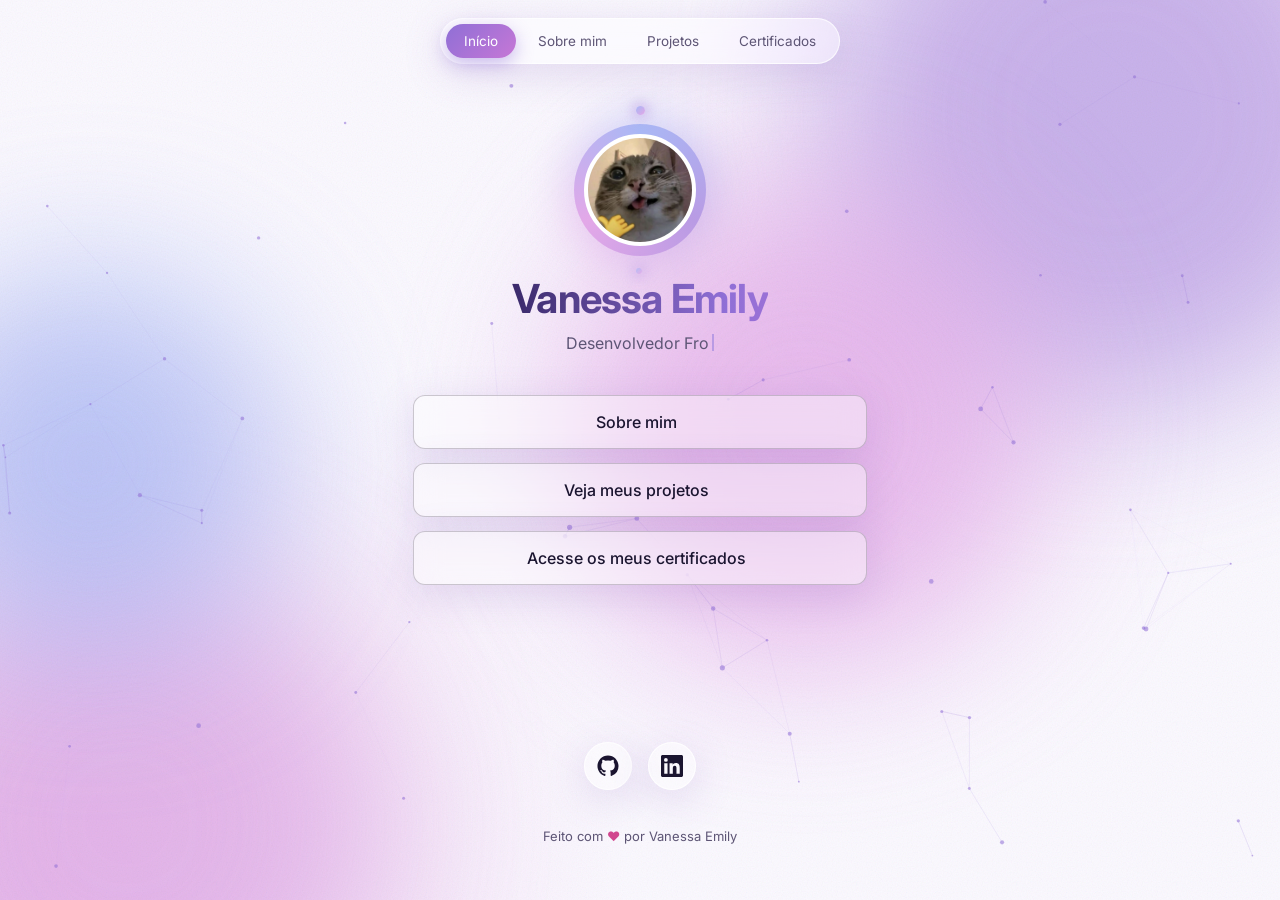
<file: index.html>
<!DOCTYPE html>
<html lang="pt-BR">
<head>
  <meta charset="UTF-8">
  <meta name="viewport" content="width=device-width, initial-scale=1, viewport-fit=cover">
  <meta name="theme-color" content="#b99be4">
  <meta name="description" content="Portfólio de Vanessa Emily, Desenvolvedor Front-end no Programa Trilhas.">
  <title>Início | Vanessa Emily · Front-end</title>
  <link rel="preconnect" href="https://fonts.googleapis.com">
  <link rel="preconnect" href="https://fonts.gstatic.com" crossorigin>
  <link href="https://fonts.googleapis.com/css2?family=Inter:wght@400;500;600;700&display=swap" rel="stylesheet">
  <link rel="stylesheet" href="style.css">
  <script>document.documentElement.classList.add('js')</script>
</head>
<body>
  <div class="bg" aria-hidden="true"><div class="blob b1"><i></i></div><div class="blob b2"><i></i></div><div class="blob b3"><i></i></div><div class="blob b4"><i></i></div><div class="grain"></div></div>
  <div class="glow" aria-hidden="true"></div>
  <div class="progress" aria-hidden="true"></div>
  <nav class="nav" aria-label="Principal">
    <a href="index.html" aria-current="page">Início</a>
    <a href="sobre.html">Sobre mim</a>
    <a href="projetos.html">Projetos</a>
    <a href="https://drive.google.com/drive/folders/1iYDU3GMTuLk6UErk83yv3GaOYVelMOwh?usp=sharing" target="_blank" rel="noopener">Certificados</a>
  </nav>
  <main class="container">
    <section class="perfil" data-anim style="--i:0">
      <div class="avatar"><span class="orbit" aria-hidden="true"><i></i><i></i></span><img src="img/foto.png" alt="Foto de perfil de Vanessa Emily"></div>
      <h1 class="nome">Vanessa Emily</h1>
      <p class="descricao" data-typing>Desenvolvedor Front-end no Programa Trilhas</p>
    </section>
    <div class="botoes">
      <a class="botao" data-anim style="--i:1" href="sobre.html">Sobre mim</a>
      <a class="botao" data-anim style="--i:2" href="projetos.html">Veja meus projetos</a>
      <a class="botao" data-anim style="--i:3" href="https://drive.google.com/drive/folders/1iYDU3GMTuLk6UErk83yv3GaOYVelMOwh?usp=sharing" target="_blank" rel="noopener">Acesse os meus certificados</a>
    </div>
    <div class="redes" data-anim style="--i:4">
      <a href="https://github.com/vanessaemily-dev" target="_blank" rel="noopener" aria-label="GitHub"><svg viewBox="0 0 24 24" aria-hidden="true"><path d="M12 .5C5.65.5.5 5.65.5 12c0 5.08 3.29 9.39 7.86 10.91.58.1.79-.25.79-.56v-2c-3.2.7-3.88-1.54-3.88-1.54-.52-1.33-1.28-1.69-1.28-1.69-1.04-.71.08-.7.08-.7 1.15.08 1.76 1.19 1.76 1.19 1.03 1.76 2.69 1.25 3.35.96.1-.74.4-1.25.73-1.54-2.55-.29-5.24-1.28-5.24-5.69 0-1.26.45-2.28 1.19-3.09-.12-.29-.52-1.46.11-3.05 0 0 .97-.31 3.17 1.18a11 11 0 0 1 5.77 0c2.2-1.49 3.17-1.18 3.17-1.18.63 1.59.23 2.76.11 3.05.74.81 1.19 1.83 1.19 3.09 0 4.42-2.7 5.4-5.27 5.68.41.36.78 1.06.78 2.14v3.17c0 .31.21.67.8.56A11.5 11.5 0 0 0 23.5 12C23.5 5.65 18.35.5 12 .5z"/></svg></a>
      <a href="https://www.linkedin.com/" target="_blank" rel="noopener" aria-label="LinkedIn"><svg viewBox="0 0 24 24" aria-hidden="true"><path d="M20.45 20.45h-3.56v-5.57c0-1.33-.03-3.04-1.85-3.04-1.86 0-2.14 1.45-2.14 2.94v5.67H9.34V9h3.41v1.56h.05c.48-.9 1.64-1.85 3.37-1.85 3.6 0 4.27 2.37 4.27 5.45v6.29zM5.34 7.43a2.06 2.06 0 1 1 0-4.12 2.06 2.06 0 0 1 0 4.12zM7.12 20.45H3.56V9h3.56v11.45zM22.22 0H1.77C.79 0 0 .77 0 1.73v20.54C0 23.23.79 24 1.77 24h20.45c.98 0 1.78-.77 1.78-1.73V1.73C24 .77 23.2 0 22.22 0z"/></svg></a>
    </div>
    <footer data-anim style="--i:5">Feito com <b>❤</b> por Vanessa Emily</footer>
  </main>
  <script src="main.js" defer></script>
</body>
</html>
</file>
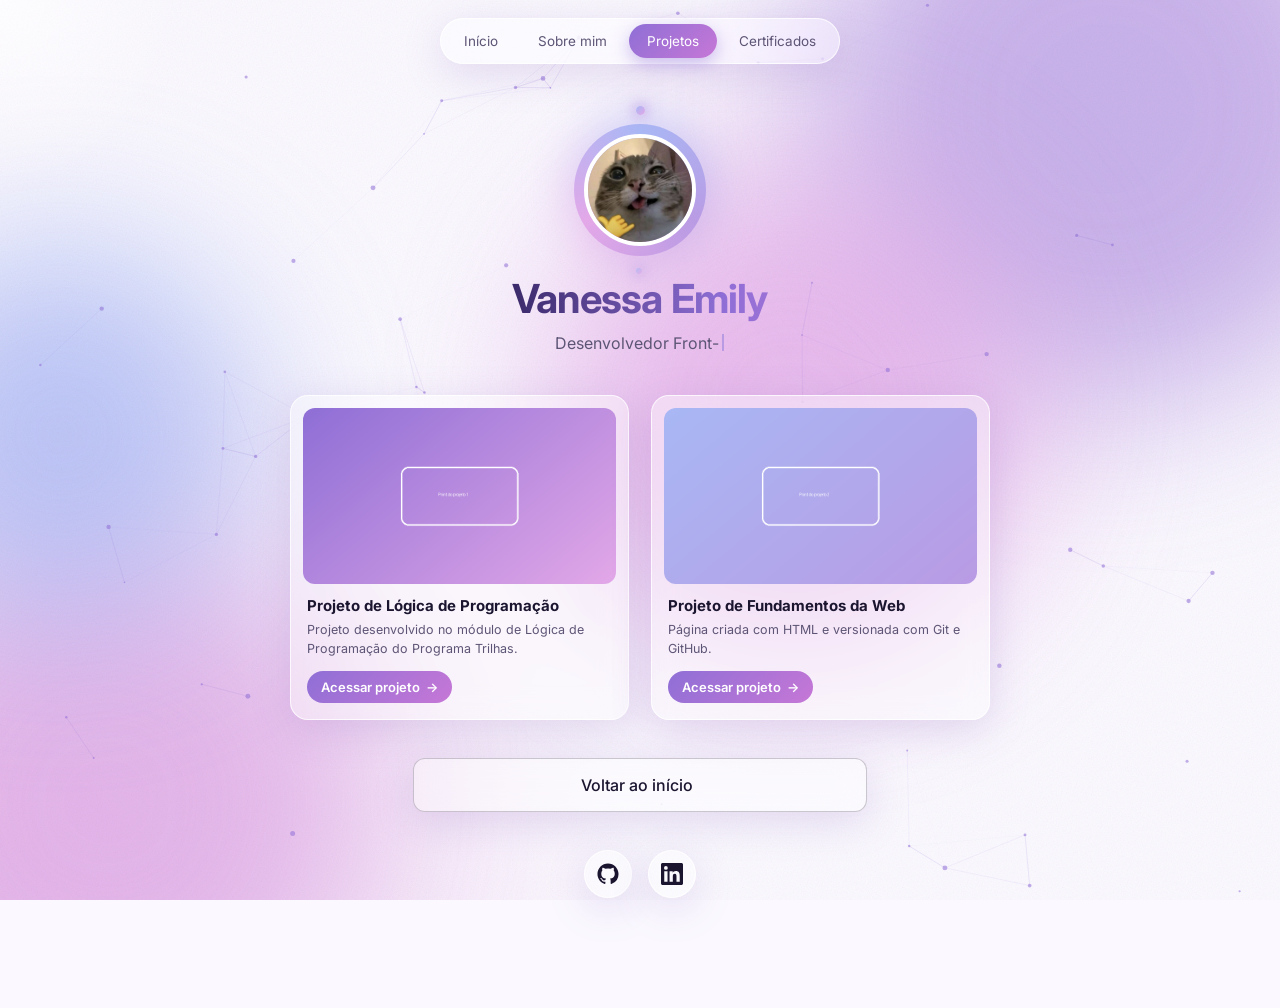
<file: projetos.html>
<!DOCTYPE html>
<html lang="pt-BR">
<head>
  <meta charset="UTF-8">
  <meta name="viewport" content="width=device-width, initial-scale=1, viewport-fit=cover">
  <meta name="theme-color" content="#b99be4">
  <meta name="description" content="Portfólio de Vanessa Emily, Desenvolvedor Front-end no Programa Trilhas.">
  <title>Projetos | Vanessa Emily · Front-end</title>
  <link rel="preconnect" href="https://fonts.googleapis.com">
  <link rel="preconnect" href="https://fonts.gstatic.com" crossorigin>
  <link href="https://fonts.googleapis.com/css2?family=Inter:wght@400;500;600;700&display=swap" rel="stylesheet">
  <link rel="stylesheet" href="style.css">
  <script>document.documentElement.classList.add('js')</script>
</head>
<body>
  <div class="bg" aria-hidden="true"><div class="blob b1"><i></i></div><div class="blob b2"><i></i></div><div class="blob b3"><i></i></div><div class="blob b4"><i></i></div><div class="grain"></div></div>
  <div class="glow" aria-hidden="true"></div>
  <div class="progress" aria-hidden="true"></div>
  <nav class="nav" aria-label="Principal">
    <a href="index.html">Início</a>
    <a href="sobre.html">Sobre mim</a>
    <a href="projetos.html" aria-current="page">Projetos</a>
    <a href="https://drive.google.com/drive/folders/1iYDU3GMTuLk6UErk83yv3GaOYVelMOwh?usp=sharing" target="_blank" rel="noopener">Certificados</a>
  </nav>
  <main class="container">
    <section class="perfil" data-anim style="--i:0">
      <div class="avatar"><span class="orbit" aria-hidden="true"><i></i><i></i></span><img src="img/foto.png" alt="Foto de perfil de Vanessa Emily"></div>
      <h1 class="nome">Vanessa Emily</h1>
      <p class="descricao" data-typing>Desenvolvedor Front-end no Programa Trilhas</p>
    </section>
    <section class="projetos" aria-label="Meus projetos">
      <article class="card reveal" style="--d:0">
        <div class="thumb"><img src="img/projeto-1.png" alt="Captura de tela do projeto Projeto de Lógica de Programação"></div>
        <h3>Projeto de Lógica de Programação</h3><p>Projeto desenvolvido no módulo de Lógica de Programação do Programa Trilhas.</p>
        <a class="ver" href="https://github.com/vanessaemily-dev" target="_blank" rel="noopener">Acessar projeto <span>→</span></a>
      </article>
      <article class="card reveal" style="--d:1">
        <div class="thumb"><img src="img/projeto-2.png" alt="Captura de tela do projeto de Fundamentos da Web"></div>
        <h3>Projeto de Fundamentos da Web</h3><p>Página criada com HTML e versionada com Git e GitHub.</p>
        <a class="ver" href="https://github.com/vanessaemily-dev" target="_blank" rel="noopener">Acessar projeto <span>→</span></a>
      </article>
    </section>
    <a class="botao voltar" data-anim style="--i:1" href="index.html">Voltar ao início</a>
    <div class="redes" data-anim style="--i:2">
      <a href="https://github.com/vanessaemily-dev" target="_blank" rel="noopener" aria-label="GitHub"><svg viewBox="0 0 24 24" aria-hidden="true"><path d="M12 .5C5.65.5.5 5.65.5 12c0 5.08 3.29 9.39 7.86 10.91.58.1.79-.25.79-.56v-2c-3.2.7-3.88-1.54-3.88-1.54-.52-1.33-1.28-1.69-1.28-1.69-1.04-.71.08-.7.08-.7 1.15.08 1.76 1.19 1.76 1.19 1.03 1.76 2.69 1.25 3.35.96.1-.74.4-1.25.73-1.54-2.55-.29-5.24-1.28-5.24-5.69 0-1.26.45-2.28 1.19-3.09-.12-.29-.52-1.46.11-3.05 0 0 .97-.31 3.17 1.18a11 11 0 0 1 5.77 0c2.2-1.49 3.17-1.18 3.17-1.18.63 1.59.23 2.76.11 3.05.74.81 1.19 1.83 1.19 3.09 0 4.42-2.7 5.4-5.27 5.68.41.36.78 1.06.78 2.14v3.17c0 .31.21.67.8.56A11.5 11.5 0 0 0 23.5 12C23.5 5.65 18.35.5 12 .5z"/></svg></a>
      <a href="https://www.linkedin.com/" target="_blank" rel="noopener" aria-label="LinkedIn"><svg viewBox="0 0 24 24" aria-hidden="true"><path d="M20.45 20.45h-3.56v-5.57c0-1.33-.03-3.04-1.85-3.04-1.86 0-2.14 1.45-2.14 2.94v5.67H9.34V9h3.41v1.56h.05c.48-.9 1.64-1.85 3.37-1.85 3.6 0 4.27 2.37 4.27 5.45v6.29zM5.34 7.43a2.06 2.06 0 1 1 0-4.12 2.06 2.06 0 0 1 0 4.12zM7.12 20.45H3.56V9h3.56v11.45zM22.22 0H1.77C.79 0 0 .77 0 1.73v20.54C0 23.23.79 24 1.77 24h20.45c.98 0 1.78-.77 1.78-1.73V1.73C24 .77 23.2 0 22.22 0z"/></svg></a>
    </div>
    <footer data-anim style="--i:3">Feito com <b>❤</b> por Vanessa Emily</footer>
  </main>
  <script src="main.js" defer></script>
</body>
</html>
</file>
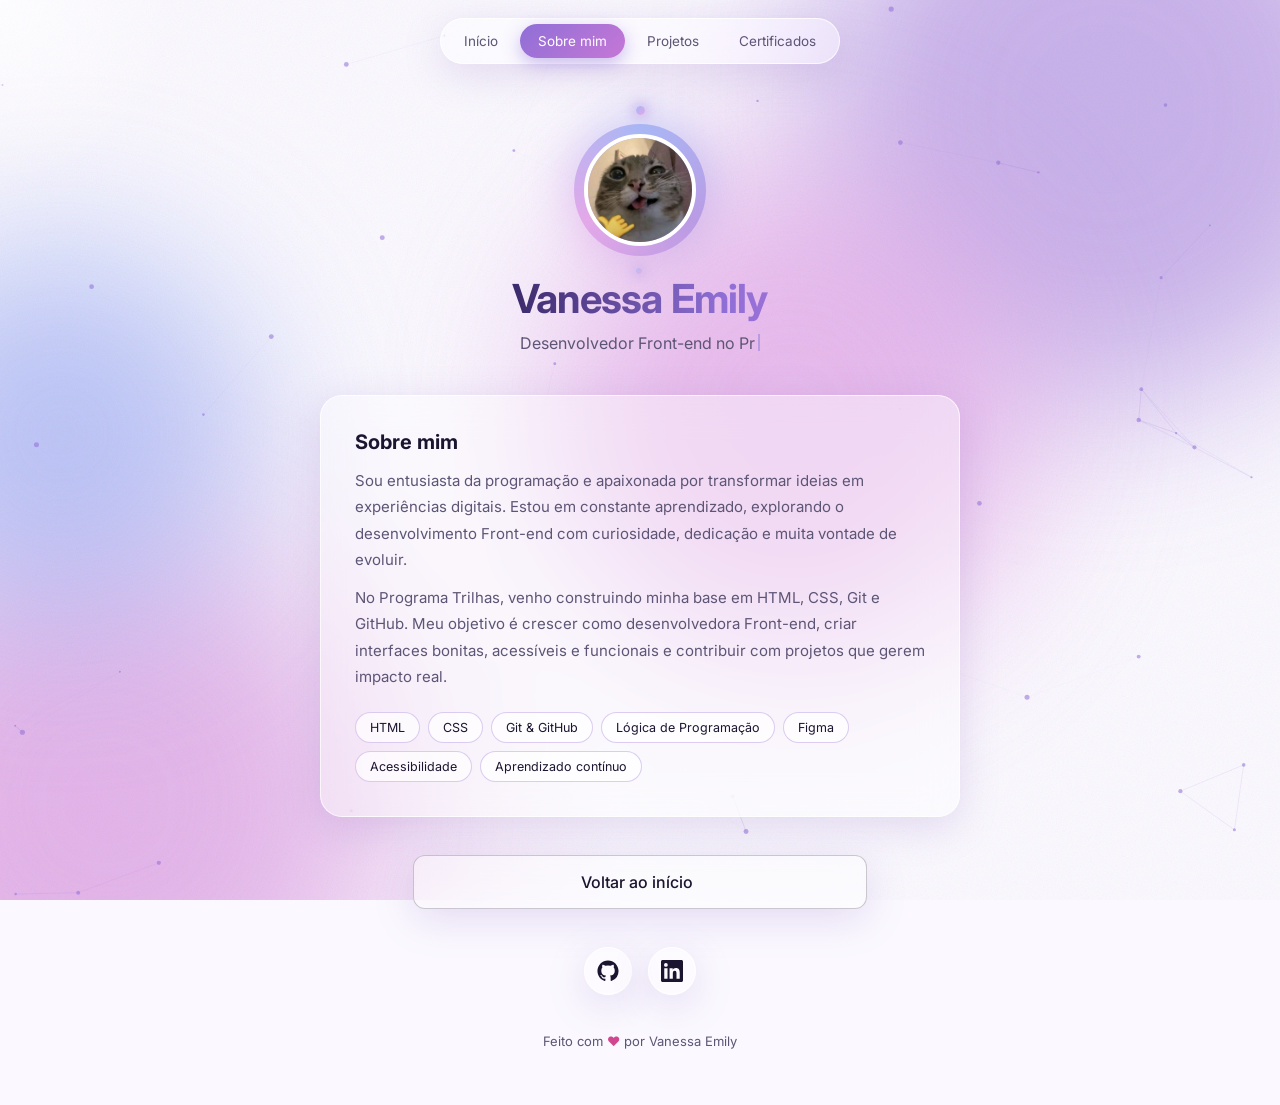
<file: sobre.html>
<!DOCTYPE html>
<html lang="pt-BR">
<head>
  <meta charset="UTF-8">
  <meta name="viewport" content="width=device-width, initial-scale=1, viewport-fit=cover">
  <meta name="theme-color" content="#b99be4">
  <meta name="description" content="Portfólio de Vanessa Emily, Desenvolvedor Front-end no Programa Trilhas.">
  <title>Sobre mim | Vanessa Emily · Front-end</title>
  <link rel="preconnect" href="https://fonts.googleapis.com">
  <link rel="preconnect" href="https://fonts.gstatic.com" crossorigin>
  <link href="https://fonts.googleapis.com/css2?family=Inter:wght@400;500;600;700&display=swap" rel="stylesheet">
  <link rel="stylesheet" href="style.css">
  <script>document.documentElement.classList.add('js')</script>
</head>
<body>
  <div class="bg" aria-hidden="true"><div class="blob b1"><i></i></div><div class="blob b2"><i></i></div><div class="blob b3"><i></i></div><div class="blob b4"><i></i></div><div class="grain"></div></div>
  <div class="glow" aria-hidden="true"></div>
  <div class="progress" aria-hidden="true"></div>
  <nav class="nav" aria-label="Principal">
    <a href="index.html">Início</a>
    <a href="sobre.html" aria-current="page">Sobre mim</a>
    <a href="projetos.html">Projetos</a>
    <a href="https://drive.google.com/drive/folders/1iYDU3GMTuLk6UErk83yv3GaOYVelMOwh?usp=sharing" target="_blank" rel="noopener">Certificados</a>
  </nav>
  <main class="container">
    <section class="perfil" data-anim style="--i:0">
      <div class="avatar"><span class="orbit" aria-hidden="true"><i></i><i></i></span><img src="img/foto.png" alt="Foto de perfil de Vanessa Emily"></div>
      <h1 class="nome">Vanessa Emily</h1>
      <p class="descricao" data-typing>Desenvolvedor Front-end no Programa Trilhas</p>
    </section>
    <section class="painel" data-anim style="--i:1">
      <h2>Sobre mim</h2>
      <p>Sou entusiasta da programação e apaixonada por transformar ideias em experiências digitais. Estou em constante aprendizado, explorando o desenvolvimento Front-end com curiosidade, dedicação e muita vontade de evoluir.</p>
      <p>No Programa Trilhas, venho construindo minha base em HTML, CSS, Git e GitHub. Meu objetivo é crescer como desenvolvedora Front-end, criar interfaces bonitas, acessíveis e funcionais e contribuir com projetos que gerem impacto real.</p>
      <div class="chips reveal">
        <span class="chip">HTML</span><span class="chip">CSS</span><span class="chip">Git &amp; GitHub</span><span class="chip">Lógica de Programação</span><span class="chip">Figma</span><span class="chip">Acessibilidade</span><span class="chip">Aprendizado contínuo</span>
      </div>
    </section>
    <a class="botao voltar" data-anim style="--i:2" href="index.html">Voltar ao início</a>
    <div class="redes" data-anim style="--i:3">
      <a href="https://github.com/vanessaemily-dev" target="_blank" rel="noopener" aria-label="GitHub"><svg viewBox="0 0 24 24" aria-hidden="true"><path d="M12 .5C5.65.5.5 5.65.5 12c0 5.08 3.29 9.39 7.86 10.91.58.1.79-.25.79-.56v-2c-3.2.7-3.88-1.54-3.88-1.54-.52-1.33-1.28-1.69-1.28-1.69-1.04-.71.08-.7.08-.7 1.15.08 1.76 1.19 1.76 1.19 1.03 1.76 2.69 1.25 3.35.96.1-.74.4-1.25.73-1.54-2.55-.29-5.24-1.28-5.24-5.69 0-1.26.45-2.28 1.19-3.09-.12-.29-.52-1.46.11-3.05 0 0 .97-.31 3.17 1.18a11 11 0 0 1 5.77 0c2.2-1.49 3.17-1.18 3.17-1.18.63 1.59.23 2.76.11 3.05.74.81 1.19 1.83 1.19 3.09 0 4.42-2.7 5.4-5.27 5.68.41.36.78 1.06.78 2.14v3.17c0 .31.21.67.8.56A11.5 11.5 0 0 0 23.5 12C23.5 5.65 18.35.5 12 .5z"/></svg></a>
      <a href="https://www.linkedin.com/" target="_blank" rel="noopener" aria-label="LinkedIn"><svg viewBox="0 0 24 24" aria-hidden="true"><path d="M20.45 20.45h-3.56v-5.57c0-1.33-.03-3.04-1.85-3.04-1.86 0-2.14 1.45-2.14 2.94v5.67H9.34V9h3.41v1.56h.05c.48-.9 1.64-1.85 3.37-1.85 3.6 0 4.27 2.37 4.27 5.45v6.29zM5.34 7.43a2.06 2.06 0 1 1 0-4.12 2.06 2.06 0 0 1 0 4.12zM7.12 20.45H3.56V9h3.56v11.45zM22.22 0H1.77C.79 0 0 .77 0 1.73v20.54C0 23.23.79 24 1.77 24h20.45c.98 0 1.78-.77 1.78-1.73V1.73C24 .77 23.2 0 22.22 0z"/></svg></a>
    </div>
    <footer data-anim style="--i:4">Feito com <b>❤</b> por Vanessa Emily</footer>
  </main>
  <script src="main.js" defer></script>
</body>
</html>
</file>
<file: style.css>
:root{
  --ink:#1b1530; --muted:#5d5575; --p1:#b99be4; --p2:#e3a8e8; --p3:#a9b8f5;
  --glass:rgba(255,255,255,.42); --line:rgba(255,255,255,.75); --shadow:0 10px 40px rgba(120,80,180,.18);
  --ease:cubic-bezier(.2,.7,.2,1);
}
*{margin:0;padding:0;box-sizing:border-box}
html{scroll-behavior:smooth}
body{font-family:"Inter",system-ui,Arial,sans-serif;color:var(--ink);min-height:100vh;background:#fbf9ff;overflow-x:hidden}
a{color:inherit}

/* ---------- Fundo animado ---------- */
.bg{position:fixed;inset:0;z-index:-1;overflow:hidden;view-transition-name:bg;
  background:radial-gradient(circle at 0% 100%,#f1d4f3,transparent 40%),#fbf9ff}
.blob{position:absolute;border-radius:50%;filter:blur(80px);opacity:.75;will-change:transform;
  transform:translate(var(--px,0),var(--py,0));transition:transform .6s var(--ease)}
.blob i{display:block;width:100%;height:100%;border-radius:50%;animation:drift 18s ease-in-out infinite alternate}
.b1{width:46vw;height:46vw;top:-14vw;right:-10vw;background:var(--p1)}
.b2{width:38vw;height:38vw;top:20vh;right:18vw;background:var(--p2)}
.b3{width:40vw;height:40vw;bottom:-14vw;left:-10vw;background:#dfa9e6}
.b4{width:30vw;height:30vw;top:30vh;left:-8vw;background:var(--p3)}
.b2 i{animation-duration:22s;animation-delay:-6s}.b3 i{animation-duration:26s;animation-delay:-3s}.b4 i{animation-duration:20s;animation-delay:-9s}
@keyframes drift{0%{transform:translate(0,0) scale(1)}50%{transform:translate(6vw,-4vw) scale(1.15)}100%{transform:translate(-5vw,5vw) scale(.92)}}
.grain{position:absolute;inset:0;opacity:.09;mix-blend-mode:multiply;
  background-image:url("data:image/svg+xml,%3Csvg xmlns='http://www.w3.org/2000/svg' width='160' height='160'%3E%3Cfilter id='n'%3E%3CfeTurbulence type='fractalNoise' baseFrequency='.8' numOctaves='2'/%3E%3C/filter%3E%3Crect width='100%25' height='100%25' filter='url(%23n)'/%3E%3C/svg%3E")}
.glow{position:fixed;width:420px;height:420px;left:0;top:0;border-radius:50%;pointer-events:none;z-index:-1;
  background:radial-gradient(circle,rgba(255,255,255,.65),transparent 65%);
  transform:translate(calc(var(--mx,-999px) - 50%),calc(var(--my,-999px) - 50%))}
.progress{position:fixed;top:0;left:0;height:3px;width:100%;transform-origin:0 50%;transform:scaleX(var(--sp,0));
  background:linear-gradient(90deg,var(--p3),var(--p1),var(--p2));z-index:50}

/* ---------- Navegação (abas) ---------- */
.nav{position:fixed;top:18px;left:50%;transform:translateX(-50%);z-index:40;display:flex;gap:4px;padding:5px;
  background:var(--glass);border:1px solid var(--line);border-radius:999px;backdrop-filter:blur(18px) saturate(1.4);
  -webkit-backdrop-filter:blur(18px) saturate(1.4);box-shadow:var(--shadow);animation:drop .9s var(--ease) both}
.nav a{position:relative;text-decoration:none;font-size:13.5px;padding:9px 18px;border-radius:999px;color:var(--muted);transition:color .3s,background .3s}
.nav a:hover{color:var(--ink);background:rgba(255,255,255,.55)}
.nav a[aria-current="page"]{color:#fff;background:linear-gradient(135deg,#8f6fd6,#c677d6);box-shadow:0 6px 18px rgba(143,111,214,.45)}
@keyframes drop{from{opacity:0;transform:translate(-50%,-30px)}}

/* ---------- Layout ---------- */
.container{max-width:920px;margin:0 auto;padding:130px 24px 56px;display:flex;flex-direction:column;align-items:center;text-align:center;gap:38px;min-height:100vh}
[data-anim]{opacity:0;animation:up .9s var(--ease) forwards;animation-delay:calc(var(--i,0)*110ms + 150ms)}
@keyframes up{from{opacity:0;transform:translateY(28px) scale(.97);filter:blur(8px)}to{opacity:1;transform:none;filter:blur(0)}}

/* ---------- Perfil ---------- */
.perfil{display:flex;flex-direction:column;align-items:center;gap:10px}
.avatar{position:relative;width:120px;height:120px;border-radius:50%;padding:4px;animation:float 6s ease-in-out infinite;transition:scale .55s cubic-bezier(.34,1.56,.64,1)}
.avatar:hover{scale:1.22}
.avatar::before{content:"";position:absolute;inset:-6px;border-radius:50%;z-index:-1;
  background:conic-gradient(from 0deg,var(--p3),var(--p1),var(--p2),var(--p3));animation:spin 6s linear infinite;filter:blur(.5px)}
.avatar::after{content:"";position:absolute;inset:-14px;border-radius:50%;z-index:-2;background:inherit;
  background:conic-gradient(from 0deg,var(--p3),var(--p1),var(--p2),var(--p3));filter:blur(22px);opacity:.55;animation:spin 6s linear infinite}
.avatar img{width:100%;height:100%;border-radius:50%;object-fit:cover;border:4px solid #fff;background:#fff;transition:transform .6s var(--ease)}
.avatar:hover img{transform:scale(1.08) rotate(-3deg)}
@keyframes spin{to{transform:rotate(360deg)}}
@keyframes float{50%{translate:0 -10px}}
.nome{display:inline-block;margin-top:14px;transition:scale .5s cubic-bezier(.34,1.56,.64,1);font-size:clamp(28px,5vw,40px);font-weight:700;letter-spacing:-.02em;
  background:linear-gradient(90deg,#3b2a6b,#8f6fd6,#c677d6,#3b2a6b);background-size:250% 100%;-webkit-background-clip:text;background-clip:text;color:transparent;animation:shine 7s linear infinite}
@keyframes shine{to{background-position:250% 0}}
.descricao{font-size:16px;color:var(--muted);min-height:1.5em}
.descricao.typing::after{content:"";display:inline-block;width:2px;height:1.05em;margin-left:3px;vertical-align:-2px;background:var(--p1);animation:blink .8s steps(1) infinite}
@keyframes blink{50%{opacity:0}}

/* ---------- Botões ---------- */
.botoes{display:flex;flex-direction:column;gap:14px;width:100%;max-width:454px}
.botao{--tx:0px;--ty:0px;position:relative;overflow:hidden;display:flex;align-items:center;justify-content:center;gap:10px;padding:16px 20px;text-decoration:none;font-size:16px;font-weight:500;
  background:var(--glass);border:1px solid rgba(142,135,148,.45);border-radius:12px;backdrop-filter:blur(14px);-webkit-backdrop-filter:blur(14px);
  box-shadow:var(--shadow);transform:translate(var(--tx),var(--ty));transition:transform .25s var(--ease),scale .45s cubic-bezier(.34,1.56,.64,1),box-shadow .3s,border-color .3s,background .3s}
.botao::before{content:"";position:absolute;inset:0;background:linear-gradient(105deg,transparent 30%,rgba(255,255,255,.85) 50%,transparent 70%);transform:translateX(-120%);transition:transform .7s var(--ease)}
.botao::after{content:"→";display:inline-block;opacity:0;margin-left:-18px;transition:opacity .3s,margin .3s var(--ease)}
.botao:hover,.botao:focus-visible{background:rgba(255,255,255,.62);border-color:var(--p1);box-shadow:0 14px 40px rgba(143,111,214,.35);outline:none}
.botao:hover::before,.botao:focus-visible::before{transform:translateX(120%)}
.botao:hover::after,.botao:focus-visible::after{opacity:1;margin-left:0}
.botao:hover,.botao:focus-visible{scale:1.07}
.botao:active{scale:.97}
.botao.voltar{max-width:454px;width:100%}

/* ---------- Sobre mim ---------- */
.painel{width:100%;max-width:640px;padding:34px;text-align:left;background:var(--glass);border:1px solid var(--line);border-radius:22px;
  backdrop-filter:blur(18px);-webkit-backdrop-filter:blur(18px);box-shadow:var(--shadow)}
.painel h2{font-size:20px;margin-bottom:14px}
.painel p{font-size:15px;line-height:1.75;color:var(--muted)}
.painel p+p{margin-top:12px}
.chips{display:flex;flex-wrap:wrap;gap:8px;margin-top:22px}
.chip{font-size:12.5px;padding:7px 14px;border-radius:999px;background:rgba(255,255,255,.7);border:1px solid rgba(185,155,228,.5);transition:transform .3s var(--ease),background .3s,color .3s}
.chip:hover{transform:translateY(-3px) rotate(-2deg);background:linear-gradient(135deg,#8f6fd6,#c677d6);color:#fff}

/* ---------- Projetos ---------- */
.projetos{display:grid;grid-template-columns:repeat(2,1fr);gap:22px;width:100%;max-width:700px;perspective:1000px}
.card{--rx:0deg;--ry:0deg;--x:50%;--y:50%;position:relative;display:flex;flex-direction:column;gap:12px;padding:12px;text-align:left;border-radius:18px;
  background:var(--glass);border:1px solid var(--line);backdrop-filter:blur(14px);-webkit-backdrop-filter:blur(14px);box-shadow:var(--shadow);
  transform:rotateX(var(--rx)) rotateY(var(--ry));transition:transform .25s var(--ease),scale .45s cubic-bezier(.34,1.56,.64,1),box-shadow .3s}
.card::before{content:"";position:absolute;inset:0;border-radius:inherit;pointer-events:none;opacity:0;transition:opacity .3s;
  background:radial-gradient(260px circle at var(--x) var(--y),rgba(255,255,255,.9),transparent 60%)}
.card:hover{scale:1.04;box-shadow:0 22px 60px rgba(143,111,214,.38)}
.card:hover::before{opacity:.8}
.thumb{overflow:hidden;border-radius:12px;aspect-ratio:16/9;background:#eee}
.thumb img{width:100%;height:100%;object-fit:cover;display:block;transition:transform .8s var(--ease)}
.card:hover .thumb img{transform:scale(1.12)}
.card h3{font-size:15px;padding:0 4px}
.card p{font-size:12.5px;color:var(--muted);padding:0 4px;margin-top:-6px;line-height:1.5}
.card .ver{align-self:flex-start;margin:0 4px 4px;text-decoration:none;font-size:13px;font-weight:600;padding:8px 14px;border-radius:999px;
  background:linear-gradient(135deg,#8f6fd6,#c677d6);color:#fff;transition:box-shadow .3s,gap .3s;display:inline-flex;gap:6px}
.card .ver span{transition:transform .3s var(--ease)}
.card .ver:hover{box-shadow:0 8px 22px rgba(143,111,214,.5)}.card .ver:hover span{transform:translateX(5px)}

/* ---------- Redes / rodapé ---------- */
.redes{display:flex;gap:16px;margin-top:auto}
.redes a{display:grid;place-items:center;width:48px;height:48px;border-radius:50%;color:var(--ink);background:var(--glass);border:1px solid var(--line);
  backdrop-filter:blur(12px);box-shadow:var(--shadow);transition:transform .35s var(--ease),background .3s,color .3s,box-shadow .3s}
.redes a:hover{transform:translateY(-6px) scale(1.1) rotate(-6deg);background:linear-gradient(135deg,#8f6fd6,#c677d6);color:#fff;box-shadow:0 14px 30px rgba(143,111,214,.5)}
.redes svg{width:22px;height:22px;fill:currentColor}
footer{font-size:13px;color:var(--muted)}
footer b{display:inline-block;color:#d1478f;animation:beat 1.4s ease-in-out infinite}
@keyframes beat{15%{transform:scale(1.3)}30%{transform:scale(1)}45%{transform:scale(1.2)}}

/* ---------- Reveal ao rolar ---------- */
.js .reveal{opacity:0;transform:translateY(40px) scale(.96);transition:opacity .8s var(--ease),transform .8s var(--ease);transition-delay:calc(var(--d,0)*120ms)}
.js .reveal.visible{opacity:1;transform:none}

/* ---------- Transição entre páginas ---------- */
@view-transition{navigation:auto}
::view-transition-old(root){animation:.35s ease both vt-out}
::view-transition-new(root){animation:.55s var(--ease) both vt-in}
::view-transition-old(bg),::view-transition-new(bg){animation:none;mix-blend-mode:normal}
@keyframes vt-out{to{opacity:0;transform:scale(.97);filter:blur(8px)}}
@keyframes vt-in{from{opacity:0;transform:scale(1.03);filter:blur(8px)}}
body.leaving .container{opacity:0;transform:scale(.97);filter:blur(8px);transition:.35s ease}

@media (max-width:640px){
  .container{padding-top:110px}.projetos{grid-template-columns:1fr}.painel{padding:24px}
  .nav a{padding:8px 12px;font-size:12.5px}.glow{display:none}
}
@media (prefers-reduced-motion:reduce){
  *,*::before,*::after{animation:none!important;transition:none!important}
  [data-anim],.js .reveal{opacity:1!important;transform:none!important;filter:none!important}
}

/* ---------- Extras ---------- */
.perfil:hover .nome{scale:1.08}
.perfil{cursor:default}
.orbit{position:absolute;inset:-24px;border-radius:50%;animation:spin 9s linear infinite;pointer-events:none}
.orbit i{position:absolute;width:9px;height:9px;border-radius:50%;background:linear-gradient(135deg,var(--p3),var(--p2));box-shadow:0 0 14px 3px rgba(185,155,228,.8)}
.orbit i:first-child{top:0;left:50%;margin-left:-4px}
.orbit i:last-child{bottom:0;left:50%;margin-left:-4px;width:6px;height:6px;opacity:.8}
.particles{position:fixed;inset:0;width:100%;height:100%;pointer-events:none;z-index:-1}
.cursor{position:fixed;left:0;top:0;width:30px;height:30px;margin:-15px 0 0 -15px;border:1.5px solid var(--p1);border-radius:50%;pointer-events:none;z-index:60;
  opacity:0;transition:width .35s var(--ease),height .35s var(--ease),margin .35s var(--ease),background .3s,opacity .3s}
.cursor::after{content:"";position:absolute;left:50%;top:50%;width:5px;height:5px;margin:-2.5px 0 0 -2.5px;border-radius:50%;background:#8f6fd6}
.cursor.on{opacity:1}
.cursor.big{width:68px;height:68px;margin:-34px 0 0 -34px;background:rgba(185,155,228,.18)}
.botao,.ver{position:relative;overflow:hidden}
.ripple{position:absolute;width:20px;height:20px;border-radius:50%;background:rgba(143,111,214,.4);pointer-events:none;transform:translate(-50%,-50%) scale(0);animation:rip .7s ease-out forwards}
@keyframes rip{to{transform:translate(-50%,-50%) scale(18);opacity:0}}
.redes a{position:relative}
.redes a::after{content:attr(aria-label);position:absolute;bottom:calc(100% + 10px);left:50%;transform:translate(-50%,6px);font-size:12px;padding:5px 10px;border-radius:8px;
  background:var(--ink);color:#fff;opacity:0;pointer-events:none;white-space:nowrap;transition:.3s var(--ease)}
.redes a:hover::after{opacity:1;transform:translate(-50%,0)}
.painel{transition:transform .5s var(--ease),box-shadow .4s}
.painel:hover{transform:translateY(-6px);box-shadow:0 24px 60px rgba(143,111,214,.32)}
.nav a:active{transform:scale(.94)}
@media (pointer:coarse){.cursor{display:none}}

/* =====================================================
   RESPONSIVO — celulares, tablets, notebooks e telas grandes
   ===================================================== */
html{-webkit-text-size-adjust:100%;text-size-adjust:100%}
body{min-height:100vh;min-height:100dvh;-webkit-tap-highlight-color:transparent}
img,svg,canvas{max-width:100%}

/* Fluido em qualquer largura */
.container{
  padding-left:max(20px,env(safe-area-inset-left));
  padding-right:max(20px,env(safe-area-inset-right));
  gap:clamp(24px,4.5vw,38px);
  min-height:100vh;min-height:100dvh;
}
.avatar{width:clamp(96px,26vw,120px);height:clamp(96px,26vw,120px)}
.descricao{text-wrap:balance;font-size:clamp(14.5px,3.8vw,16px)}
.botao{font-size:clamp(15px,4vw,16px);min-height:52px}
.projetos{grid-template-columns:repeat(auto-fit,minmax(min(100%,260px),1fr))}
.nome,.painel p,.card h3{overflow-wrap:anywhere}

/* Telas grandes */
@media (min-width:1400px){
  .container{max-width:1040px}
  .botoes{max-width:520px}.projetos{max-width:820px}.painel{max-width:720px}
  .painel p{font-size:16px}
}

/* Tablets */
@media (max-width:900px){
  .b1{width:70vw;height:70vw}.b2{width:55vw;height:55vw}.b3{width:60vw;height:60vw}.b4{width:50vw;height:50vw}
}

/* Celulares: navegação vira barra de abas na parte de baixo (fácil de alcançar com o polegar) */
@media (max-width:640px){
  .nav{top:auto;bottom:calc(12px + env(safe-area-inset-bottom));width:min(calc(100% - 24px),440px);
    display:grid;grid-template-columns:repeat(4,1fr);gap:2px;padding:5px;animation:rise .9s var(--ease) both}
  .nav a{display:flex;align-items:center;justify-content:center;min-height:44px;padding:0 2px;text-align:center;white-space:nowrap;font-size:clamp(11px,3.2vw,13px)}
  @keyframes rise{from{opacity:0;transform:translate(-50%,40px)}}
  .container{padding-top:calc(44px + env(safe-area-inset-top));padding-bottom:calc(112px + env(safe-area-inset-bottom))}
  .painel{padding:22px;border-radius:18px}.painel h2{font-size:18px}.painel p{font-size:14.5px;line-height:1.7}
  .chips{gap:7px}.chip{font-size:12px;padding:6px 12px}
  .blob{filter:blur(50px)}
  .redes a{width:52px;height:52px}
  .card .ver{padding:11px 16px;min-height:42px;align-items:center}
  .orbit{inset:-18px}
}

/* Celulares pequenos (ex.: 320–360px) */
@media (max-width:380px){
  .container{padding-left:max(16px,env(safe-area-inset-left));padding-right:max(16px,env(safe-area-inset-right))}
  .descricao{min-height:3em}
  .painel{padding:18px}
  .botao{padding:14px 16px}
}

/* Celular/tablet deitado (pouca altura) */
@media (max-height:520px) and (orientation:landscape){
  .container{padding-top:84px;gap:22px;padding-bottom:40px}
  .nav{top:10px;bottom:auto}
  .avatar{width:84px;height:84px}
  .nome{margin-top:8px;font-size:26px}
}
@media (max-height:520px) and (orientation:landscape) and (max-width:640px){
  .nav{top:auto;bottom:calc(8px + env(safe-area-inset-bottom))}
  .container{padding-top:calc(30px + env(safe-area-inset-top));padding-bottom:96px}
}

/* Telas de toque: sem efeitos "grudados" de hover; feedback vem do toque */
@media (hover:none){
  .avatar:hover{scale:1}.perfil:hover .nome{scale:1}
  .botao:hover,.botao:focus-visible{scale:1;background:var(--glass);border-color:rgba(142,135,148,.45);box-shadow:var(--shadow)}
  .botao:hover::before,.botao:focus-visible::before{transform:translateX(-120%)}
  .botao:hover::after,.botao:focus-visible::after{opacity:0;margin-left:-18px}
  .botao:active{scale:.96;background:rgba(255,255,255,.7);border-color:var(--p1)}
  .card:hover{scale:1}.card:active{scale:.98}
  .painel:hover{transform:none}
  .redes a:hover{transform:none}.redes a:active{transform:scale(.92);background:linear-gradient(135deg,#8f6fd6,#c677d6);color:#fff}
  .redes a::after{display:none}
  .chip:hover{transform:none}
}

/* Quebra de linha elegante da descrição no celular */
@media (max-width:640px){.descricao{text-wrap:wrap;max-width:25ch}}
</file>
